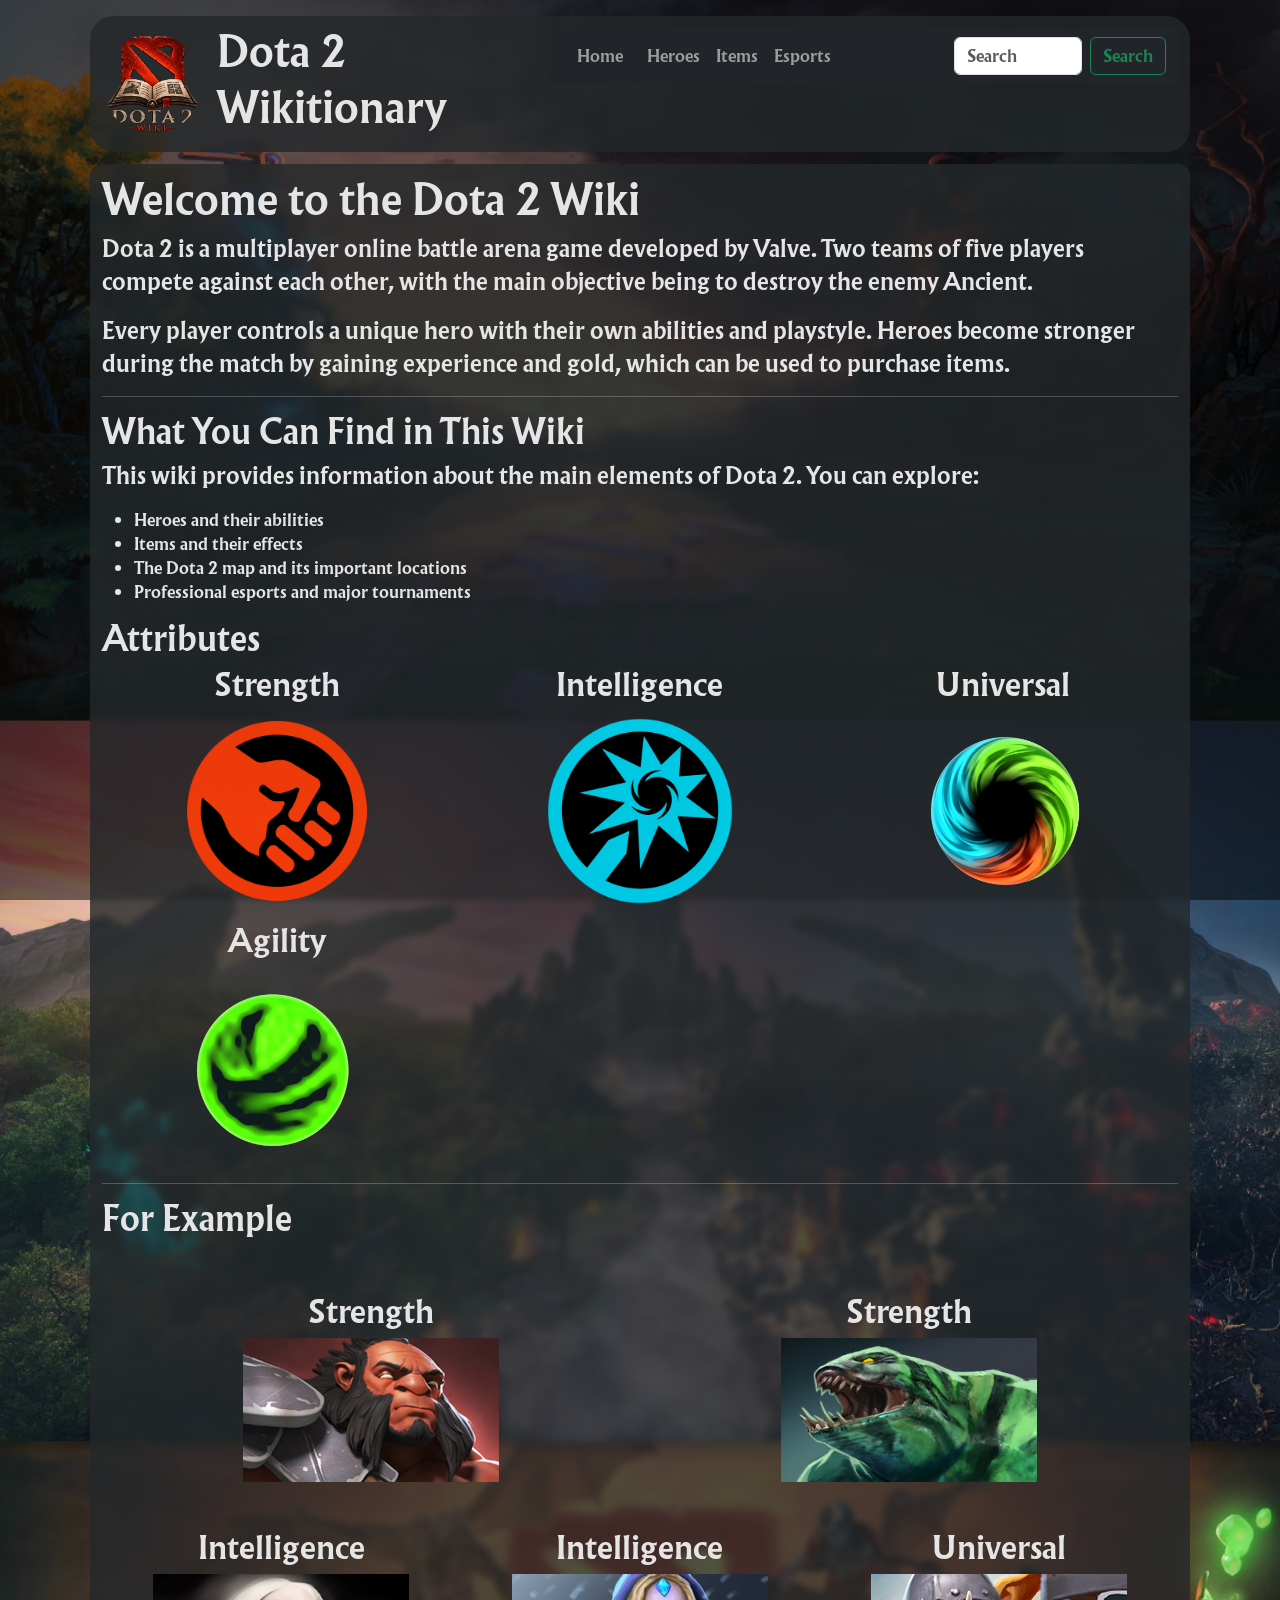
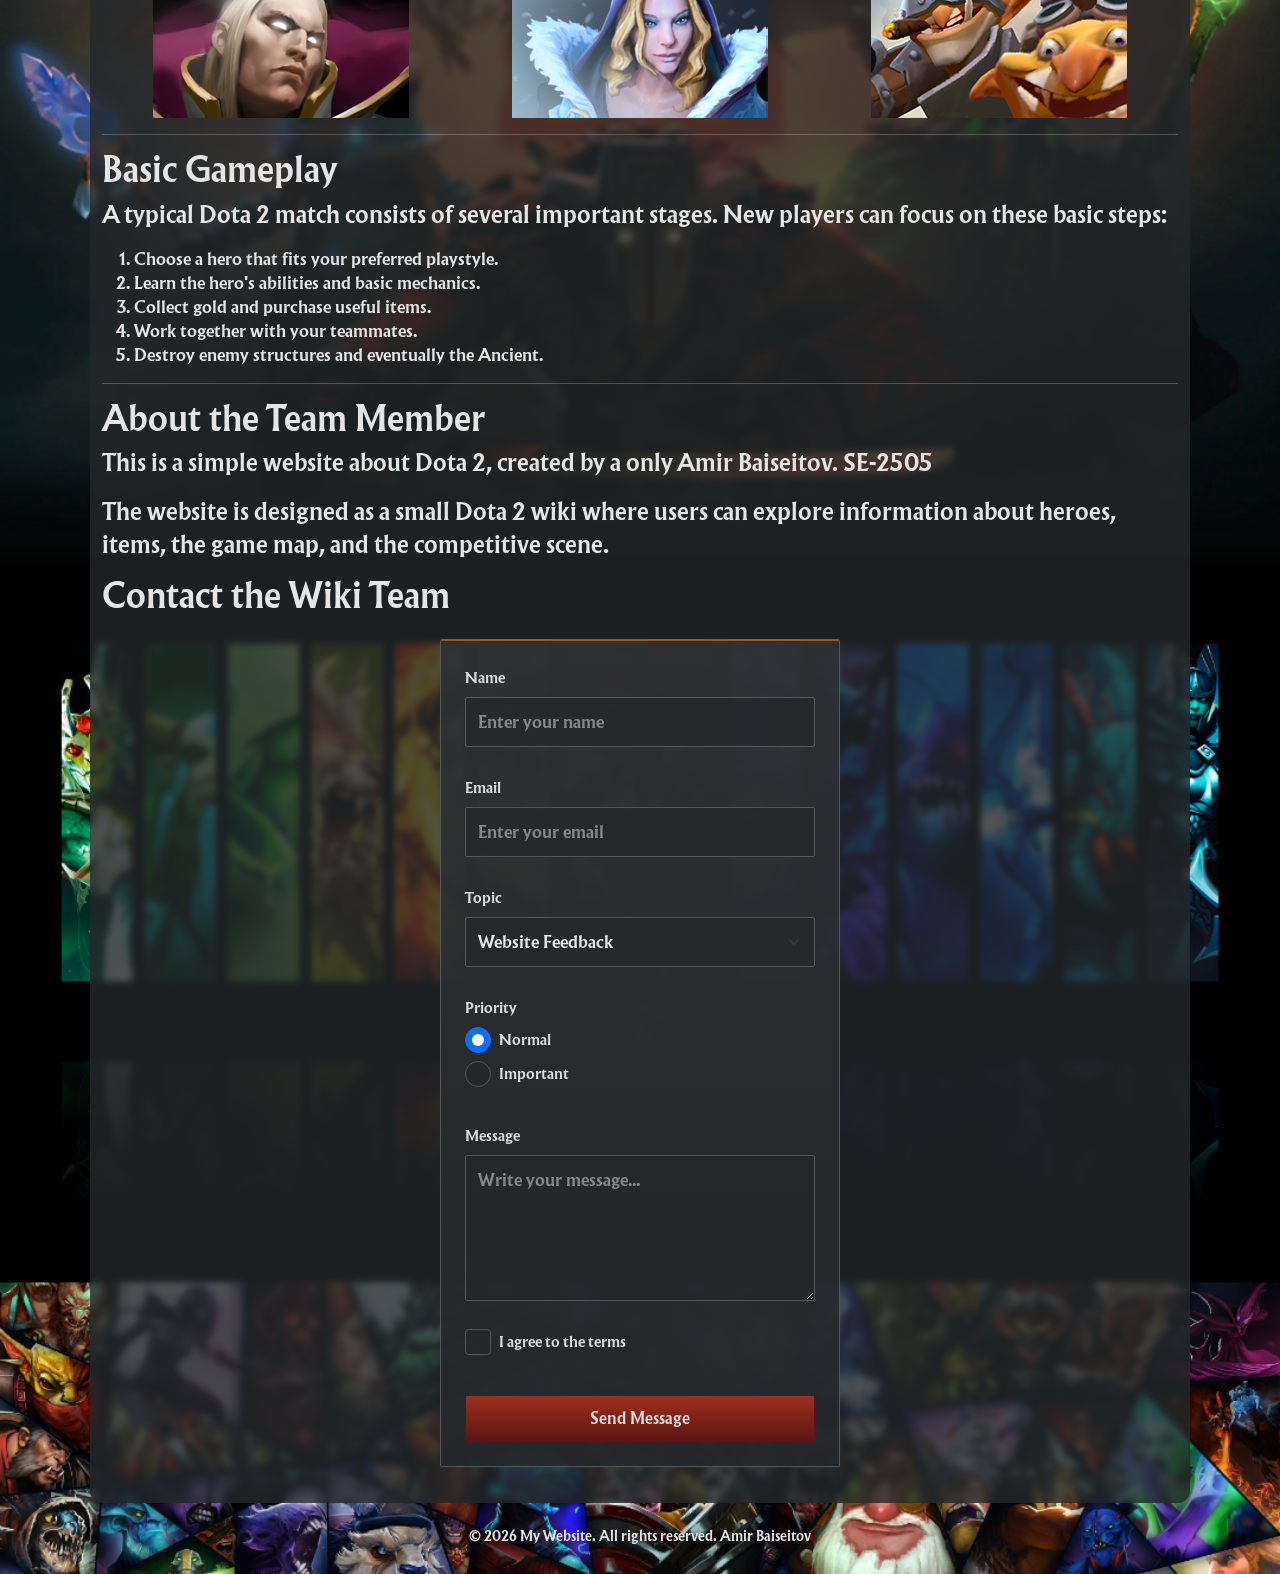
<file: index.html>
<!DOCTYPE html>
<html>
<head>
    <!-- Created by Amir Baiseitov SE-2505 AITU Student, @Chilly_25 - Official Developer , Software Engineer and Designer of the website, https://github.com/ChillyEz -->
     <!-- Also Tiktoker, Liker, YouTuber, Bloger, Future Influencer and Actor in movies :) -->
    <title>My Website</title>
    <meta charset="UTF-8">
    <meta name="viewport" content="width=device-width, initial-scale=1.0">
    <link href="https://cdn.jsdelivr.net/npm/bootstrap@5.3.8/dist/css/bootstrap.min.css" rel="stylesheet" integrity="sha384-sRIl4kxILFvY47J16cr9ZwB07vP4J8+LH7qKQnuqkuIAvNWLzeN8tE5YBujZqJLB" crossorigin="anonymous">
    <link rel="stylesheet" href="styles.css">
    <link rel="icon" href="images/icon.png">
    <script src="script.js"  type="module" defer></script>
</head>
<body>
    <div class="page-shell">
    <header>
            <div class="site-brand">
                <a href="index.html">
                    <img src="images/icon.png" alt="Logo" class="logo">
                </a>
                <div id="site-name">
                    <h1>Dota 2</h1>
                    <h1> Wikitionary</h1>
                </div>
            </div>
            <nav class="navbar navbar-expand-lg bg-dark navbar-dark bootstrap-navbar ">
            <div class="container">
                

            <button 
                class="navbar-toggler ms-auto" 
                type="button" 
                data-bs-toggle="collapse" 
                data-bs-target="#navbarContent"
                aria-controls="navbarContent"
                aria-expanded="false"
                aria-label="Toggle navigation">

                <span class="navbar-toggler-icon"></span>
            </button>

                <div class="collapse navbar-collapse justify-content-end" id="navbarContent">
                <ul class="navbar-nav mb-lg-0 w-100 align-items-end">

                    <li class="nav-item">
                        <a class="nav-link px-3 py-2 d-flex align-items-center justify-content-center" href="index.html">Home</a>
                    </li>

                    <li class="nav-item">
                        <a class="nav-link px-2 py-2 d-flex align-items-center justify-content-center" href="heroes.html">Heroes</a>
                    </li>

                    <li class="nav-item">
                        <a class="nav-link px-2 py-2 d-flex align-items-center justify-content-center" href="items.html">Items</a>
                    </li>

                    <li class="nav-item">
                        <a class="nav-link px-2 py-2 d-flex align-items-center justify-content-center" href="esports.html">Esports</a>
                    </li>
                </ul>
                <form class="d-flex justify-content-end" id="search-form" role="search">
                    <input
                        class="form-control me-2"
                        id="search-input"
                        type="search"
                        placeholder="Search"
                        aria-label="Search"
                    />
                    <button class="btn btn-outline-success" type="submit">Search</button>
                </form>
                </div>
            </div>
        </nav>
    </header>
    <div class="overlay"></div>

        <main>
            <h1>Welcome to the Dota 2 Wiki</h1>
            <p>
                Dota 2 is a multiplayer online battle arena game developed by Valve.
                Two teams of five players compete against each other, with the main
                objective being to destroy the enemy Ancient.
            </p>
            <p>
                Every player controls a unique hero with their own abilities and
                playstyle. Heroes become stronger during the match by gaining
                experience and gold, which can be used to purchase items.
            </p>

            <hr>

            <h2>What You Can Find in This Wiki</h2>
            
            <p>
                This wiki provides information about the main elements of Dota 2.
                You can explore:
            </p>

            <ul>
                <li>Heroes and their abilities</li>
                <li>Items and their effects</li>
                <li>The Dota 2 map and its important locations</li>
                <li>Professional esports and major tournaments</li>
            </ul>
            <h2>Attributes</h2>
            <div class="Attributes-grid">
            <article class="Attributes-card">
                <h3>Strength</h3>
                <img src="heroes/web-ui/strength1.png">
            </article>
            <article class="Attributes-card">
                <h3>Intelligence</h3>
                <img src="heroes/web-ui/intelligence1.png">
            </article>
            <article class="Attributes-card">
                <h3>Universal</h3>
                <img src="heroes/web-ui/universal1.png">
            </article>
            <article class="Attributes-card">
                <h3>Agility</h3>
                <img src="heroes/web-ui/agility1.png">
            </article>
            </div>
            <hr>
            <h2>For Example</h2>
            <div class="bootstrap-grid container">
                <div class="row">
            <article class="Attributes-bootstrap col-lg-6 col-md-4 col-sm-12 mt-3 mt-lg-5 px-2 px-sm-1" >
                <h3>Strength</h3>
                <img class="img-fluid" src="heroes/icons/axe.jpg">
                </article>  
                <article class="Attributes-bootstrap col-lg-6 col-md-4 col-sm-12 mt-3 mt-lg-5 px-2 px-sm-1">
                <h3>Strength</h3>    
                <img class="img-fluid" src="heroes/icons/tidehunter.jpg">        
            </article>
            <article class="Attributes-bootstrap col-lg-4 col-md-4 col-sm-12 mt-3 mt-lg-5 px-2 px-sm-1">
                <h3>Intelligence</h3>
                <img class="img-fluid" src="heroes/icons/invoker.jpg">
            </article>
            <article class="Attributes-bootstrap col-lg-4 col-md-6 col-sm-12 mt-3 mt-lg-5 px-2 px-sm-1">
                <h3>Intelligence</h3>
                <img class="img-fluid" src="heroes/icons/crystal_maiden.jpg">
            </article>
            <article class="Attributes-bootstrap col-lg-4 col-md-6 col-sm-12 mt-3 mt-lg-5 px-2 px-sm-1">
                <h3>Universal</h3>
                <img  class="img-fluid" src="heroes/icons/techies.jpg">
            </article>
                </div>
            </div>
            <hr>
            <h2 class="mt-2">Basic Gameplay</h2>

            <p>
                A typical Dota 2 match consists of several important stages. New
                players can focus on these basic steps:
            </p>
            
            <ol>
                <li>Choose a hero that fits your preferred playstyle.</li>
                <li>Learn the hero's abilities and basic mechanics.</li>
                <li>Collect gold and purchase useful items.</li>
                <li>Work together with your teammates.</li>
                <li>Destroy enemy structures and eventually the Ancient.</li>
            </ol>

            <hr>

            <h2 id="about-us">About the Team Member</h2>
            <p>This is a simple website about Dota 2, created by a only Amir Baiseitov. SE-2505</p>
            <p>
                The website is designed as a small Dota 2 wiki where users can
                explore information about heroes, items, the game map, and the
                competitive scene.
            </p>

            <h2>Contact the Wiki Team</h2>

            <form class="contact-form" id="contact-form">

                <div class="mb-3">
                    <label for="name" class="form-label">Name</label>
                    <input
                        type="text"
                        id="name"
                        name="name"
                        class="form-control"
                        placeholder="Enter your name">
                </div>

                <div class="mb-3">
                    <label for="email" class="form-label">Email</label>
                    <input
                        type="email"
                        id="email"
                        name="email"
                        class="form-control"
                        placeholder="Enter your email">
                </div>

                <div class="mb-3">
                    <label for="topic" class="form-label">Topic</label>
                    <select
                        id="topic"
                        name="topic"
                            class="form-select">

                        <option value="feedback">Website Feedback</option>
                        <option value="heroes">Hero Information</option>
                        <option value="items">Item Information</option>
                        <option value="map">Map Information</option>
                        <option value="other">Other</option>
                    </select>
                </div>

                <div class="mb-3">
                    <label class="form-label">Priority</label>

                    <div class="form-check">
                        <input
                            class="form-check-input"
                            type="radio"
                            name="priority"
                            id="priority-normal"
                            value="normal"
                            checked>

                        <label class="form-check-label" for="priority-normal">
                            Normal
                        </label>
                    </div>

                    <div class="form-check">
                    <input
                            class="form-check-input"
                            type="radio"
                            name="priority"
                            id="priority-important"
                            value="important">

                        <label class="form-check-label" for="priority-important">
                            Important
                        </label>
                    </div>
                </div>

                <div class="mb-3">
                    <label for="message" class="form-label">Message</label>
                    <textarea
                        id="message"
                        name="message"
                        class="form-control"
                        placeholder="Write your message..."
                        rows="5"></textarea>
                </div>

                <div class="form-check mb-3">
                    <input
                        class="form-check-input"
                        type="checkbox"
                        id="agreement">

                    <label class="form-check-label" for="agreement">
                        I agree to the terms
                    </label>
                </div>

                <button
                    type="submit"
                    class="btn btn-primary">
                    Send Message
                </button>

            </form>


        </main>


    <footer>
        <p>&copy; 2026 My Website. All rights reserved. Amir Baiseitov</p>
    </footer>
    </div>  
<script src="https://cdn.jsdelivr.net/npm/bootstrap@5.3.8/dist/js/bootstrap.bundle.min.js"></script>
</body>
</html>
</file>
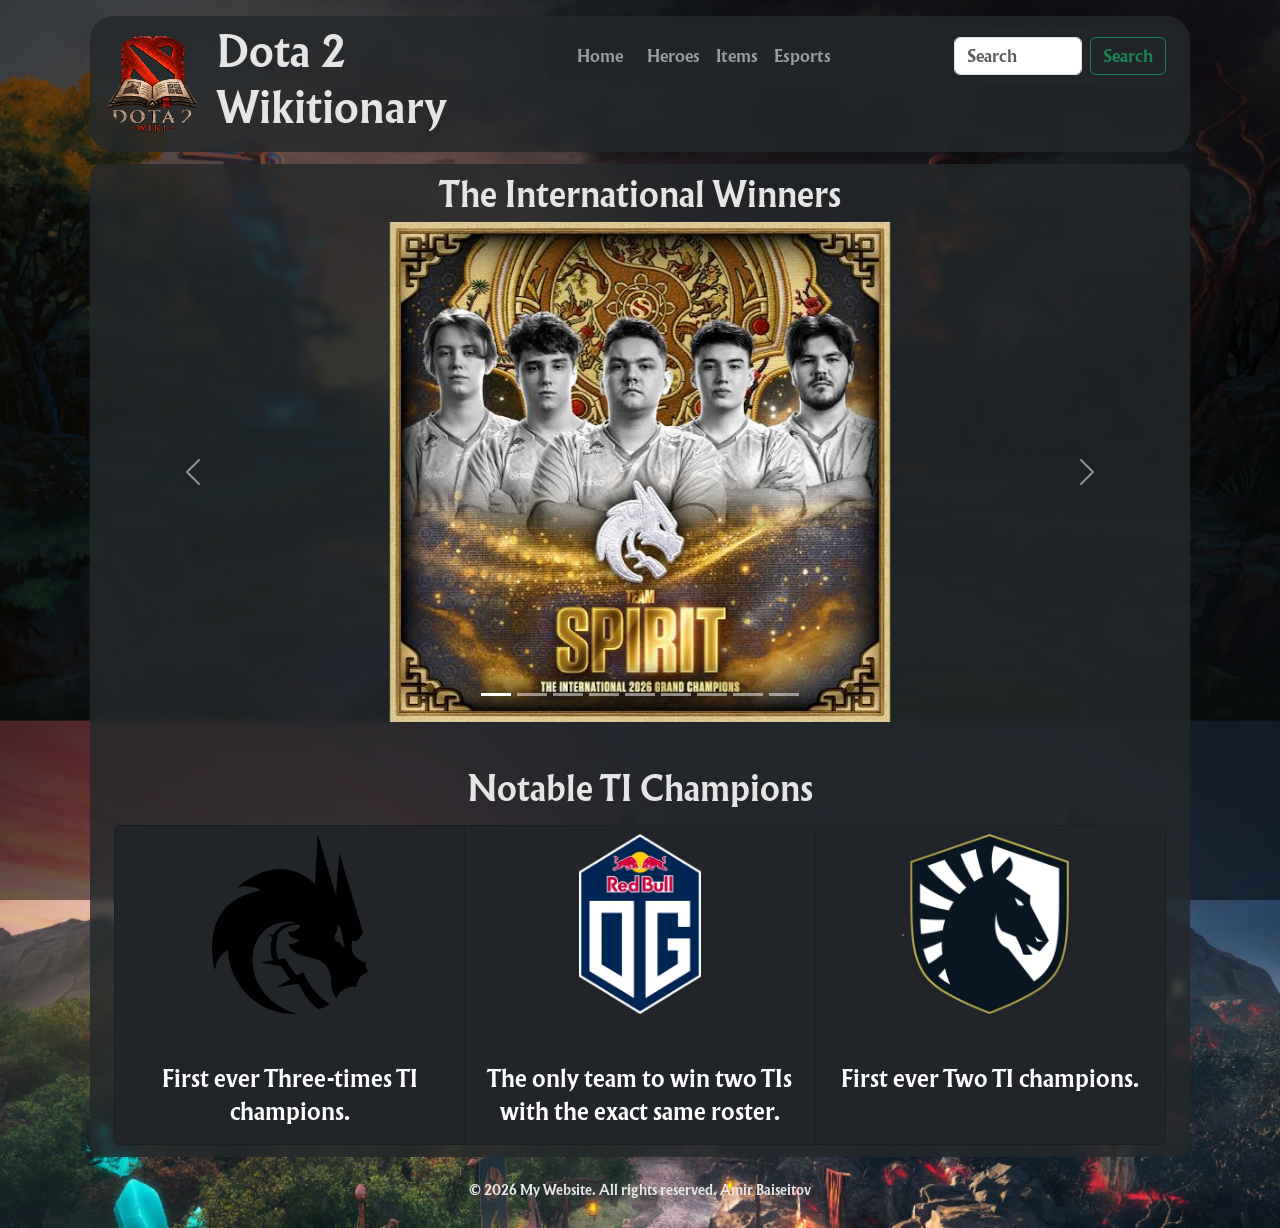
<file: esports.html>
<!DOCTYPE html>
<html>
<head>
    <!-- Created by Amir Baiseitov SE-2505 AITU Student, @Chilly_25 - Official Developer , Software Engineer and Designer of the website, https://github.com/ChillyEz -->
    <title>Esports</title>
    <meta charset="UTF-8">
    <meta name="viewport" content="width=device-width, initial-scale=1.0">
    <link href="https://cdn.jsdelivr.net/npm/bootstrap@5.3.8/dist/css/bootstrap.min.css" rel="stylesheet" integrity="sha384-sRIl4kxILFvY47J16cr9ZwB07vP4J8+LH7qKQnuqkuIAvNWLzeN8tE5YBujZqJLB" crossorigin="anonymous">
    <link rel="stylesheet" href="styles.css">
    <link rel="icon" href="images/icon.png">
    <script src="script.js"  type="module" defer></script>
</head>
<body>
    <div class="page-shell">
<header>
            <div class="site-brand">
                <a href="index.html">
                    <img src="images/icon.png" alt="Logo" class="logo">
                </a>
                <div id="site-name">
                    <h1>Dota 2</h1>
                    <h1> Wikitionary</h1>
                </div>
            </div>
            <nav class="navbar navbar-expand-lg bg-dark navbar-dark bootstrap-navbar ">
            <div class="container">
                

            <button 
                class="navbar-toggler ms-auto" 
                type="button" 
                data-bs-toggle="collapse" 
                data-bs-target="#navbarContent"
                aria-controls="navbarContent"
                aria-expanded="false"
                aria-label="Toggle navigation">

                <span class="navbar-toggler-icon"></span>
            </button>

                <div class="collapse navbar-collapse justify-content-end" id="navbarContent">
                <ul class="navbar-nav mb-lg-0 w-100 align-items-end">

                    <li class="nav-item">
                        <a class="nav-link px-3 py-2 d-flex align-items-center justify-content-center" href="index.html">Home</a>
                    </li>

                    <li class="nav-item">
                        <a class="nav-link px-2 py-2 d-flex align-items-center justify-content-center" href="heroes.html">Heroes</a>
                    </li>

                    <li class="nav-item">
                        <a class="nav-link px-2 py-2 d-flex align-items-center justify-content-center" href="items.html">Items</a>
                    </li>

                    <li class="nav-item">
                        <a class="nav-link px-2 py-2 d-flex align-items-center justify-content-center" href="esports.html">Esports</a>
                    </li>
                </ul>
                <form class="d-flex justify-content-end" id="search-form" role="search">
                    <input
                        class="form-control me-2"
                        id="search-input"
                        type="search"
                        placeholder="Search"
                        aria-label="Search"
                    />
                    <button class="btn btn-outline-success" type="submit">Search</button>
                </form>
                </div>
            </div>
        </nav>
    </header>

<div class="overlay"></div>
    <main>
        <h2 class="text-center">The International Winners</h2>
        <div class="container">
        <div id="tiCarousel" class="carousel slide">
            
            <div class="carousel-indicators">
                <button type="button"
                    data-bs-target="#tiCarousel"
                    data-bs-slide-to="0"
                    class="active"
                    aria-current="true"
                    aria-label="Slide 1"></button>

                <button type="button"
                    data-bs-target="#tiCarousel"
                    data-bs-slide-to="1"
                    aria-label="Slide 2"></button>

                <button type="button"
                    data-bs-target="#tiCarousel"
                    data-bs-slide-to="2"
                    aria-label="Slide 3"></button>

                <button type="button"
                    data-bs-target="#tiCarousel"
                    data-bs-slide-to="3"
                    aria-label="Slide 4"></button>
                
                <button type="button"
                    data-bs-target="#tiCarousel"
                    data-bs-slide-to="4"
                    aria-label="Slide 5"></button>

                <button type="button"
                    data-bs-target="#tiCarousel"
                    data-bs-slide-to="5"
                    aria-label="Slide 6"></button>

                <button type="button"
                    data-bs-target="#tiCarousel"
                    data-bs-slide-to="6"
                    aria-label="Slide 7"></button>
                

                <button type="button"
                    data-bs-target="#tiCarousel"
                    data-bs-slide-to="7"
                    aria-label="Slide 8"></button>
                    
                <button type="button"
                    data-bs-target="#tiCarousel"
                    data-bs-slide-to="8"
                    aria-label="Slide 9"></button>
            </div>
            <div class="carousel-inner">
                <div class="carousel-item active">
                    <img src="images/Esports/TI2026.jpg" class="d-block w-100" alt="TI-Winner-2026">
                </div>
                <div class="carousel-item">
                    <img src="images/Esports/TI2025.jpg" class="d-block w-100" alt="TI-Winner-2025">
                </div>
                <div class="carousel-item">
                    <img src="images/Esports/TI2024.jpg" class="d-block w-100" alt="TI-Winner-2024">
                </div>
                <div class="carousel-item">
                    <img src="images/Esports/TI2023.jpg" class="d-block w-100" alt="TI-Winner-2023">
                </div>
                <div class="carousel-item">
                    <img src="images/Esports/TI2022.jpg" class="d-block w-100" alt="TI-Winner-2022">
                </div>
                <div class="carousel-item">
                    <img src="images/Esports/TI2021.jpg" class="d-block w-100" alt="TI-Winner-2021">
                </div>
                <div class="carousel-item">
                    <img src="images/Esports/TI2019.jpg" class="d-block w-100" alt="TI-Winner-2019">
                </div>
                <div class="carousel-item">
                    <img src="images/Esports/TI2018.jpg" class="d-block w-100" alt="TI-Winner-2018">
                </div>
                <div class="carousel-item">
                    <img src="images/Esports/TI2017.jpg" class="d-block w-100" alt="TI-Winner-2017">
                </div>
            </div>

            <button class="carousel-control-prev"
                    type="button"
                    data-bs-target="#tiCarousel"
                    data-bs-slide="prev">
                <span class="carousel-control-prev-icon"></span>
                <span class="visually-hidden">Previuos</span>
            </button>

            <button class="carousel-control-next"
                    type="button"
                    data-bs-target="#tiCarousel"
                    data-bs-slide="next">
                <span class="carousel-control-next-icon"></span>
                <span class="visually-hidden">Next</span>
            </button>
        </div>
        </div>

        <h2 class="text-center  mt-5 mb-3">Notable TI Champions</h2>
            <div class="container card-group">
                <div class="card bg-dark">
                    <img class="card-img-top mt-2" src="images/Esports/Team-Spirit-logo.webp" alt="Team Spirit">
                    <div class="card-body">

                        <h5 class="card-title">Team Spirit</h5>
                        <p class="card-text text-white text-center">
                            First ever Three-times TI champions.
                        </p>
                    </div>
                </div>

                <div class="card bg-dark">
                    <img class="card-img-top mt-2" src="images/Esports/Team-OG-logo.webp" alt="Team OG">
                    <div class="card-body">

                        <h5 class="card-title">Team OG</h5>
                        <p class="card-text text-white text-center">
                            The only team to win two TIs with the exact same roster.
                        </p>
                    </div>
                </div>
                <div class="card bg-dark">
                    <img class="card-img-top mt-2" src="images/Esports/Team-Liquid-logo.webp" alt="Team Liquid">
                    <div class="card-body">

                        <h5 class="card-title">Team Liquid</h5>
                        <p class="card-text text-white text-center">
                            First ever Two TI champions.
                        </p>
                    </div>
                </div>
            </div>



    </main>
<footer>
    <p>&copy; 2026 My Website. All rights reserved. Amir Baiseitov</p>
</footer>
</div>
<script src="https://cdn.jsdelivr.net/npm/bootstrap@5.3.8/dist/js/bootstrap.bundle.min.js"></script>
</body>


</html>
</file>
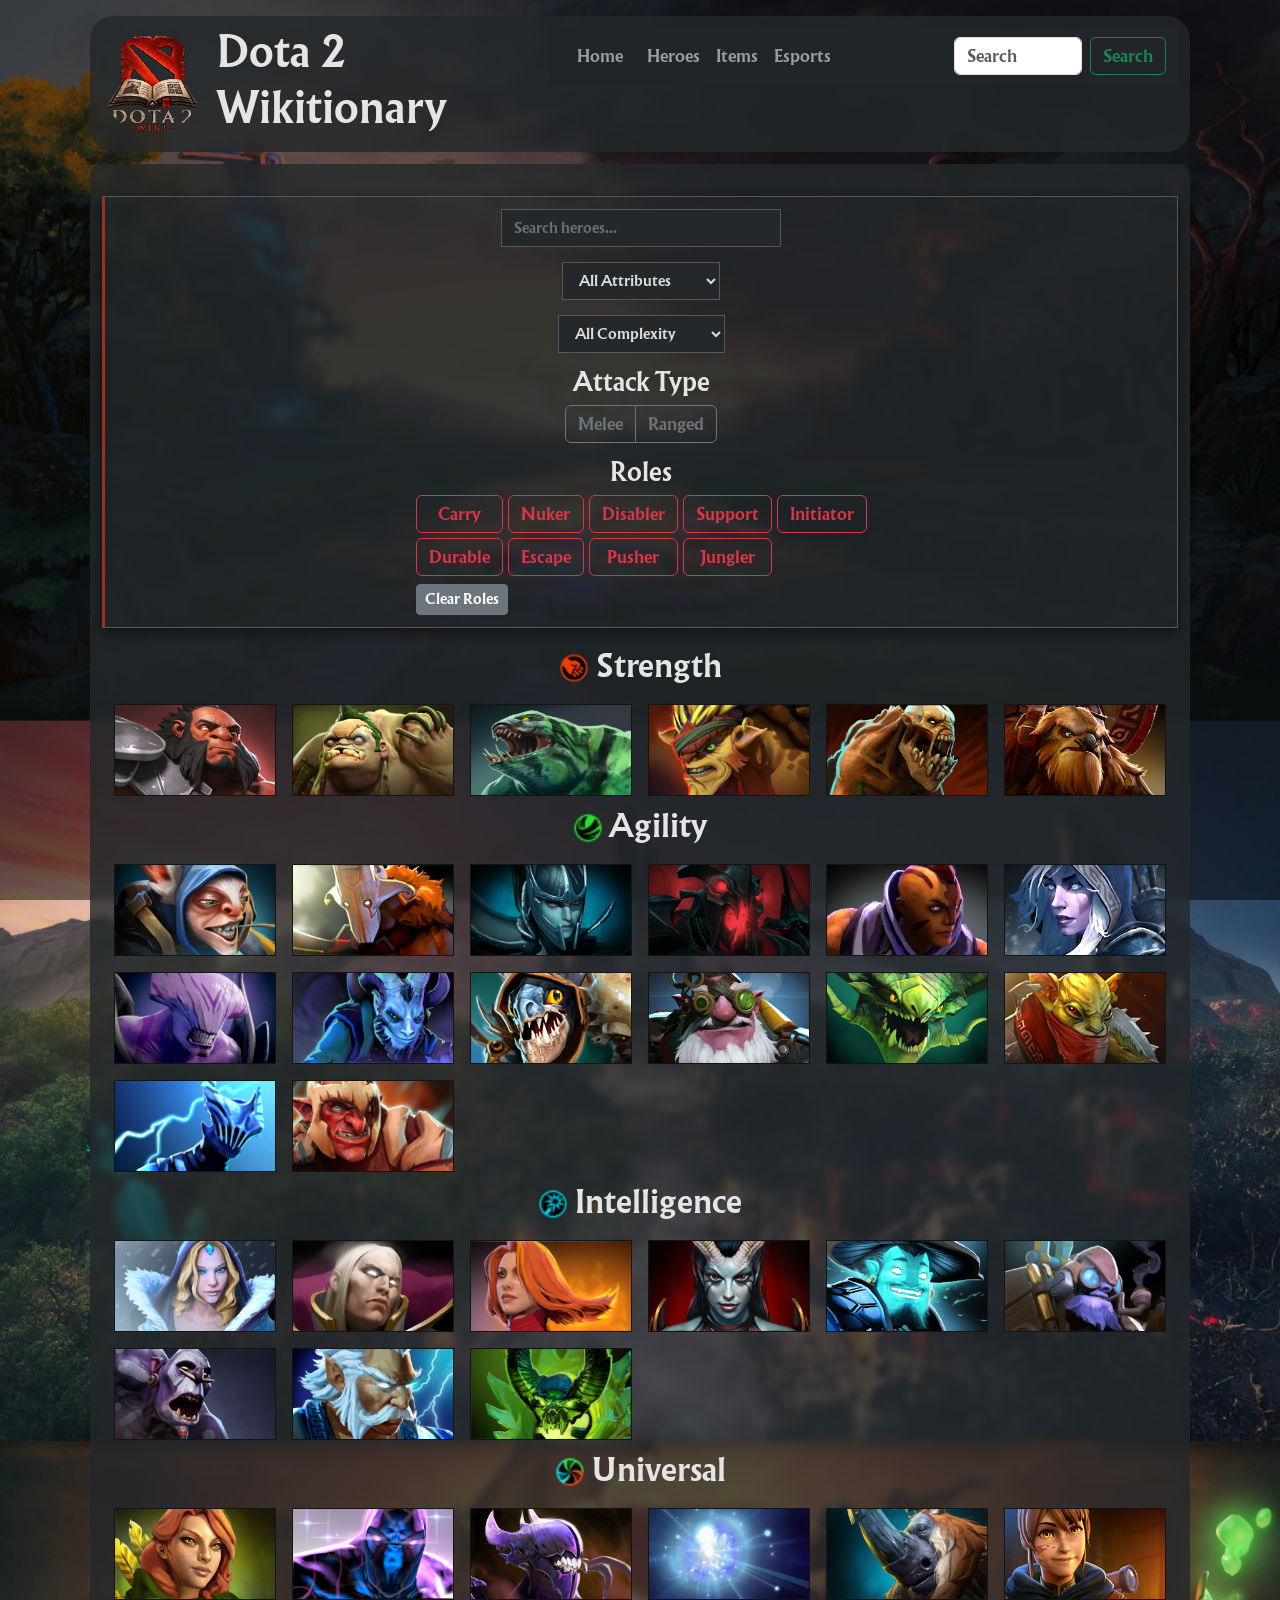
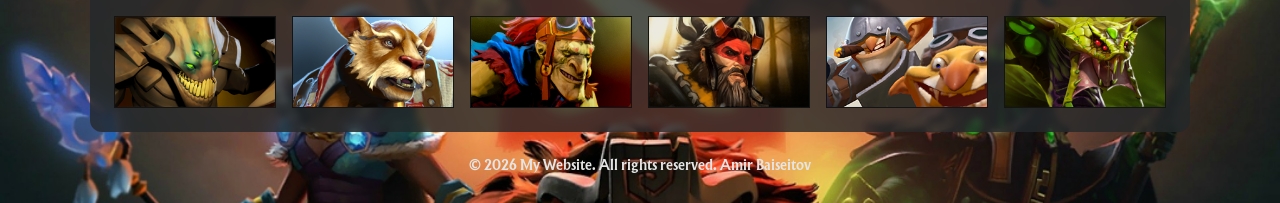
<file: heroes.html>
<!DOCTYPE html>
<html>
<head>
    <!-- Created by Amir Baiseitov SE-2505 AITU Student, @Chilly_25 - Official Developer , Software Engineer and Designer of the website, https://github.com/ChillyEz -->
    <title>Heroes</title>
    <meta charset="UTF-8">
    <meta name="viewport" content="width=device-width, initial-scale=1.0">
    <link href="https://cdn.jsdelivr.net/npm/bootstrap@5.3.8/dist/css/bootstrap.min.css" rel="stylesheet" integrity="sha384-sRIl4kxILFvY47J16cr9ZwB07vP4J8+LH7qKQnuqkuIAvNWLzeN8tE5YBujZqJLB" crossorigin="anonymous">
    <link rel="stylesheet" href="styles.css">
    <link rel="icon" href="images/icon.png">
    <script src="script.js"  type="module" defer></script>
</head>
<body>
    <div class="page-shell">
<header>
            <div class="site-brand">
                <a href="index.html">
                    <img src="images/icon.png" alt="Logo" class="logo">
                </a>
                <div id="site-name">
                    <h1>Dota 2</h1>
                    <h1> Wikitionary</h1>
                </div>
            </div>
            <nav class="navbar navbar-expand-lg bg-dark navbar-dark bootstrap-navbar ">
            <div class="container">
                

            <button 
                class="navbar-toggler ms-auto" 
                type="button" 
                data-bs-toggle="collapse" 
                data-bs-target="#navbarContent"
                aria-controls="navbarContent"
                aria-expanded="false"
                aria-label="Toggle navigation">

                <span class="navbar-toggler-icon"></span>
            </button>

                <div class="collapse navbar-collapse justify-content-end" id="navbarContent">
                <ul class="navbar-nav mb-lg-0 w-100 align-items-end">

                    <li class="nav-item">
                        <a class="nav-link px-3 py-2 d-flex align-items-center justify-content-center" href="index.html">Home</a>
                    </li>

                    <li class="nav-item">
                        <a class="nav-link px-2 py-2 d-flex align-items-center justify-content-center" href="heroes.html">Heroes</a>
                    </li>

                    <li class="nav-item">
                        <a class="nav-link px-2 py-2 d-flex align-items-center justify-content-center" href="items.html">Items</a>
                    </li>

                    <li class="nav-item">
                        <a class="nav-link px-2 py-2 d-flex align-items-center justify-content-center" href="esports.html">Esports</a>
                    </li>
                </ul>
                <form class="d-flex justify-content-end" id="search-form" role="search">
                    <input
                        class="form-control me-2"
                        id="search-input"
                        type="search"
                        placeholder="Search"
                        aria-label="Search"
                    />
                    <button class="btn btn-outline-success" type="submit">Search</button>
                </form>
                </div>
            </div>
        </nav>
    </header>

<div class="overlay"></div>

    <main>
        <div class="hero-filters">
    <label for="hero-search" class="visually-hidden">
        Search heroes
    </label>
    <input
        type="text"
        id="hero-search"
        placeholder="Search heroes...">
    <label for="attribute-filter" class="visually-hidden">
        Filter by attribute
    </label>
    <select id="attribute-filter">
        <option value="All">All Attributes</option>
        <option value="Strength">Strength</option>
        <option value="Agility">Agility</option>
        <option value="Intelligence">Intelligence</option>
        <option value="Universal">Universal</option>
    </select>
    <label for="complexity-filter" class="visually-hidden">
        Filter by complexity
    </label>
    <select id="complexity-filter">
        <option value="All">All Complexity</option>
        <option value="1">1</option>
        <option value="2">2</option>
        <option value="3">3</option>
    </select>


    <div class="filter-button-section">
    <h4 class="text-center">Attack Type</h4>

        <div class="btn-group" role="group" aria-label="Attack type">

            <input
                type="checkbox"
                class="btn-check attack-type-check"
                id="attack-melee"
                value="Melee"
                autocomplete="off">

            <label class="btn btn-outline-secondary" for="attack-melee">
                Melee
            </label>


            <input
                type="checkbox"
                class="btn-check attack-type-check"
                id="attack-ranged"
                value="Ranged"
                autocomplete="off">

            <label class="btn btn-outline-secondary" for="attack-ranged">
                Ranged
            </label>

        </div>
    </div>

    <div class="filter-button-section">
    <h4 class="text-center">Roles</h4>

    <div class="roles-buttons">

        <input type="checkbox" class="btn-check role-check"
               id="role-carry" value="Carry" autocomplete="off">
        <label class="btn btn-outline-danger" for="role-carry">
            Carry
        </label>

        <input type="checkbox" class="btn-check role-check"
               id="role-nuker" value="Nuker" autocomplete="off">
        <label class="btn btn-outline-danger" for="role-nuker">
            Nuker
        </label>

        <input type="checkbox" class="btn-check role-check"
               id="role-disabler" value="Disabler" autocomplete="off">
        <label class="btn btn-outline-danger" for="role-disabler">
            Disabler
        </label>

        <input type="checkbox" class="btn-check role-check"
               id="role-support" value="Support" autocomplete="off">
        <label class="btn btn-outline-danger" for="role-support">
            Support
        </label>

        <input type="checkbox" class="btn-check role-check"
               id="role-initiator" value="Initiator" autocomplete="off">
        <label class="btn btn-outline-danger" for="role-initiator">
            Initiator
        </label>

        <input type="checkbox" class="btn-check role-check"
               id="role-durable" value="Durable" autocomplete="off">
        <label class="btn btn-outline-danger" for="role-durable">
            Durable
        </label>

        <input type="checkbox" class="btn-check role-check"
               id="role-escape" value="Escape" autocomplete="off">
        <label class="btn btn-outline-danger" for="role-escape">
            Escape
        </label>

        <input type="checkbox" class="btn-check role-check"
               id="role-pusher" value="Pusher" autocomplete="off">
        <label class="btn btn-outline-danger" for="role-pusher">
            Pusher
        </label>

        <input type="checkbox" class="btn-check role-check"
               id="role-jungler" value="Jungler" autocomplete="off">
        <label class="btn btn-outline-danger" for="role-jungler">
            Jungler
        </label>

    </div>

        <button
            type="button"
            id="clear-roles"
            class="btn btn-sm btn-secondary mt-2">
            Clear Roles
        </button>
    </div>

</div>
        <div id="hero-sections"></div>
    </main>
<footer>
    <p>&copy; 2026 My Website. All rights reserved. Amir Baiseitov</p>
</footer>
</div>
<script src="https://cdn.jsdelivr.net/npm/bootstrap@5.3.8/dist/js/bootstrap.bundle.min.js"></script>
</body>


</html>
</file>
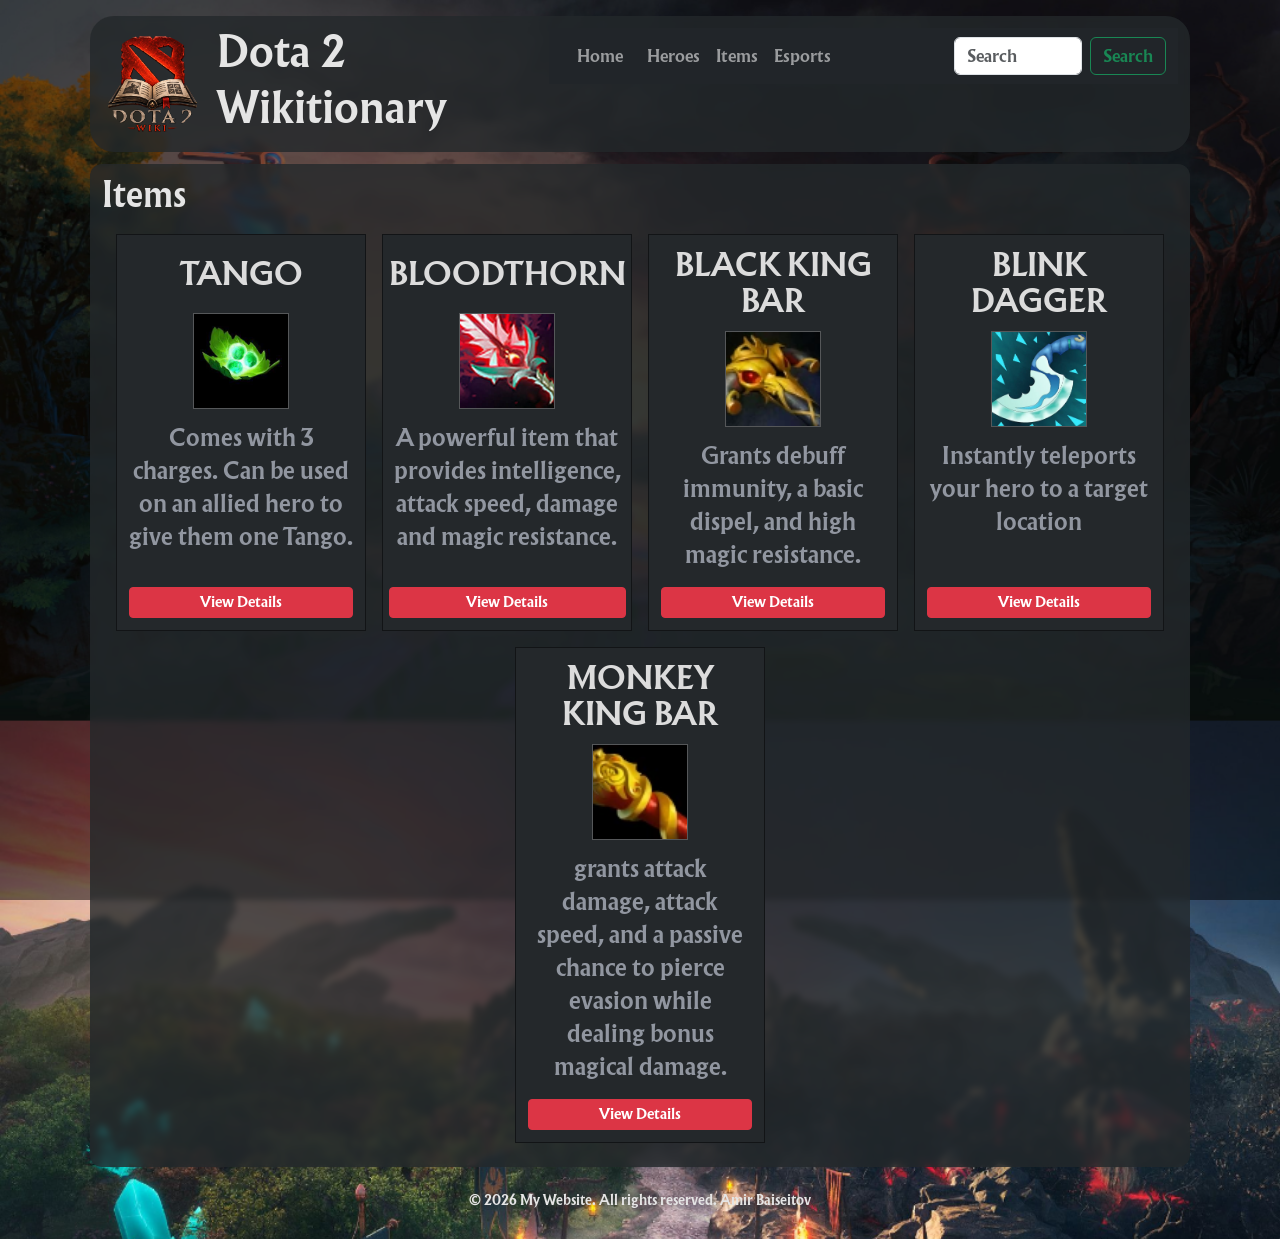
<file: items.html>
<!DOCTYPE html>
<html>
<head>
    <!-- Created by Amir Baiseitov SE-2505 AITU Student, @Chilly_25 - Official Developer , Software Engineer and Designer of the website, https://github.com/ChillyEz -->
    <title>Items</title>
    <meta charset="UTF-8">
    <meta name="viewport" content="width=device-width, initial-scale=1.0">
    <link href="https://cdn.jsdelivr.net/npm/bootstrap@5.3.8/dist/css/bootstrap.min.css" rel="stylesheet" integrity="sha384-sRIl4kxILFvY47J16cr9ZwB07vP4J8+LH7qKQnuqkuIAvNWLzeN8tE5YBujZqJLB" crossorigin="anonymous">
    <link rel="stylesheet" href="styles.css">
    <link rel="icon" href="images/icon.png">
    <script src="script.js"  type="module" defer></script>
</head>
<body>
    <div class="page-shell">
<header>
            <div class="site-brand">
                <a href="index.html">
                    <img src="images/icon.png" alt="Logo" class="logo">
                </a>
                <div id="site-name">
                    <h1>Dota 2</h1>
                    <h1> Wikitionary</h1>
                </div>
            </div>
            <nav class="navbar navbar-expand-lg bg-dark navbar-dark bootstrap-navbar ">
            <div class="container">
                

            <button 
                class="navbar-toggler ms-auto" 
                type="button" 
                data-bs-toggle="collapse" 
                data-bs-target="#navbarContent"
                aria-controls="navbarContent"
                aria-expanded="false"
                aria-label="Toggle navigation">

                <span class="navbar-toggler-icon"></span>
            </button>

                <div class="collapse navbar-collapse justify-content-end" id="navbarContent">
                <ul class="navbar-nav mb-lg-0 w-100 align-items-end">

                    <li class="nav-item">
                        <a class="nav-link px-3 py-2 d-flex align-items-center justify-content-center" href="index.html">Home</a>
                    </li>

                    <li class="nav-item">
                        <a class="nav-link px-2 py-2 d-flex align-items-center justify-content-center" href="heroes.html">Heroes</a>
                    </li>

                    <li class="nav-item">
                        <a class="nav-link px-2 py-2 d-flex align-items-center justify-content-center" href="items.html">Items</a>
                    </li>

                    <li class="nav-item">
                        <a class="nav-link px-2 py-2 d-flex align-items-center justify-content-center" href="esports.html">Esports</a>
                    </li>
                </ul>
                <form class="d-flex justify-content-end" id="search-form" role="search">
                    <input
                        class="form-control me-2"
                        id="search-input"
                        type="search"
                        placeholder="Search"
                        aria-label="Search"
                    />
                    <button class="btn btn-outline-success" type="submit">Search</button>
                </form>
                </div>
            </div>
        </nav>
    </header>

<div class="overlay"></div>

    <main>
        <h2>Items</h2>
        <div class="item-grid">
            <article class="item-card">

    <div class="item-basic">

        <h3 class="item-name">TANGO</h3>

        <div class="item-image">
            <img src="images/item-icons/tango.jpg" alt="Tango">
        </div>

        <p class="item-description">
            Comes with 3 charges. Can be used on an allied hero to give them one Tango.
        </p>

        <button class="btn btn-danger btn-sm item-button" type="button">
            View Details
        </button>

    </div>


    <div class="item-details">

        <div class="item-details-header">

            <div>
                <h3>Tango</h3>
                <span class="item-cost">
                    <img src="images/item-icons/gold.png" alt="Gold">
                    90
                </span>
            </div>

            <button class="close-item" type="button">
                ×
            </button>

        </div>


        <div class="item-stats">

        </div>


        <section class="item-ability active-ability">

            <h4>Devour</h4>
            <p>
                Consumes a target tree to gain <strong>7</strong> health regeneration for <strong>16</strong> seconds. Consuming an Ironwood Tree doubles the heal amount.
            </p>

            <p>
                Cast Range:
                <strong>165</strong>

            </p>

        </section>

        <p class="item-lore">
            Forage to survive on the battlefield.
        </p>

    </div>

</article>
            <article class="item-card">

    <div class="item-basic">

        <h3 class="item-name">BLOODTHORN</h3>

        <div class="item-image">
            <img src="images/item-icons/bloodthorn.jpg" alt="Bloodthorn">
        </div>

        <p class="item-description">
            A powerful item that provides intelligence, attack speed,
            damage and magic resistance.
        </p>

        <button class="btn btn-danger btn-sm item-button" type="button">
            View Details
        </button>

    </div>


    <div class="item-details">

        <div class="item-details-header">

            <div>
                <h3>Bloodthorn</h3>
                <span class="item-cost">
                    <img src="images/item-icons/gold.png" alt="Gold">
                    6800
                </span>
            </div>

            <button class="close-item" type="button">
                ×
            </button>

        </div>


        <div class="item-stats">
            <p>
                <span class="stat-value">+20 </span>
                <span class="stat-name">Intelligence</span>
            </p>
            <p>
                <span class="stat-value">+60 </span>
                <span class="stat-name">Attack Speed</span>
            </p>
            <p>
                <span class="stat-value">+50 </span>
                <span class="stat-name">Damage</span>
            </p>
            <p>
                <span class="stat-value">+5  </span>
                <span class="stat-name">Mana Regeneration</span>
            </p>
            <p>
                <span class="stat-value">+20 </span>
                <span class="stat-name">Magic Resistance</span>
            </p>
        </div>


        <section class="item-ability active-ability">

            <h4>
                Active: Soul Rend
            </h4>

            <p>
                Silences a target for <strong>5</strong> seconds. At the end of the silence,
                an additional <strong>30%</strong> of all damage taken during the silence
                will be dealt to the target as magical damage.
            </p>

            <p>
                All attacks on the silenced target will have True Strike
                and <strong>100%</strong> chance to critically strike for <strong>130%</strong> damage.
            </p>

            <p>
                Range: <strong>900</strong>
            </p>

        </section>


        <section class="item-ability passive-ability">

            <h4>
                Passive: Mage Slayer
            </h4>

            <p>
                Places a debuff when you attack enemies, causing them
                to do <strong>35%</strong> less spell damage for <strong>6</strong> seconds.
            </p>

        </section>

        <p class="item-lore">
            A reviled blade that bites deeper with each wriggle
            of its victim's final throes.
        </p>

    </div>

</article>

<article class="item-card">

    <div class="item-basic">

        <h3 class="item-name">
            BLACK KING BAR
        </h3>

        <div class="item-image">
            <img
                src="images/item-icons/black_king_bar.jpg"
                alt="BLACK KING BAR">
        </div>

        <p class="item-description">
            Grants debuff immunity, a basic dispel, and high magic resistance.
        </p>

        <button class="btn btn-danger btn-sm item-button" type="button">
            View Details
        </button>

    </div>


    <div class="item-details">

        <div class="item-details-header">

            <div>
                <h3>BLACK KING BAR</h3>

                <span class="item-cost">
                    <img src="images/item-icons/gold.png" alt="Gold">
                    4050
                </span>
            </div>

            <button class="close-item" type="button">
                ×
            </button>

        </div>


        <div class="item-stats">

            <p><span class="stat-value">+10 </span><span class="stat-name">Strength</span></p>

            <p><span class="stat-value">+24 </span><span class="stat-name">Attack Damage</span></p>

        </div>

        <section class="item-ability active-ability">

            <h4>Avatar</h4>
            <p>
                Applies a Basic Dispel. Grants <strong>60%</strong> Magic resistance and immunity to pure and reflected damage. For the duration of the effect, any negative effect from enemy spells has no effect.
            </p>

            <p>
                <strong>
                    Duration:
                </strong>
                9/8/7/6
            </p>
            <p>
                <strong>
                    Dispel Type:
                </strong>
                Basic Dispel
            </p>

        </section>

        <p class="item-lore">
            A powerful staff imbued with the strength of giants.
        </p>

    </div>

</article>

<article class="item-card">

    <div class="item-basic">


        <h3 class="item-name">
            BLINK DAGGER
        </h3>

        <div class="item-image">
            <img
                src="images/item-icons/blink_dagger.png"
                alt="BLINK DAGGER"
            >
        </div>

        <p class="item-description">
            Instantly teleports your hero to a target location
        </p>

        <button class="btn btn-danger btn-sm item-button" type="button">
            View Details
        </button>

    </div>


    <div class="item-details">


        <div class="item-details-header">

            <div>

                <h3>
                    BLINK DAGGER
                </h3>

                <span class="item-cost">
                    <img src="images/item-icons/gold.png" alt="Gold">
                    2250
                </span>

            </div>

            <button class="close-item" type="button">
                ×
            </button>

        </div>


        <section class="item-ability active-ability">

            <h4>
                Blink
            </h4>

            <p>
                Teleport to a target point up to <strong>1200</strong>units away.
            </p>

            <p>
                Blink Dagger cannot be used for <strong>3</strong> seconds after taking damage from an enemy hero or Roshan.
            </p>


        </section>


        <p class="item-lore">
            The fabled dagger used by the fastest assassin ever to walk the lands.
        </p>

    </div>

</article>
<article class="item-card">

    <div class="item-basic">

        <h3 class="item-name">
            MONKEY KING BAR
        </h3>


        <div class="item-image">
            <img
                src="images/item-icons/Monkey_King_Bar.jpg"
                alt="MONKEY KING BAR"
            >
        </div>
        <p class="item-description">
            grants attack damage, attack speed, and a passive chance to pierce evasion while dealing bonus magical damage.
        </p>


        <button class="btn btn-danger btn-sm item-button" type="button">
            View Details
        </button>

    </div>


    <div class="item-details">

        <div class="item-details-header">

            <div>

                <h3>
                    MONKEY KING BAR
                </h3>

                <span class="item-cost">
                    <img src="images/item-icons/gold.png" alt="Gold">
                    4700
                </span>

            </div>

            <button class="close-item" type="button">
                ×
            </button>

        </div>

        <div class="item-stats">

            <p>
                <span class="stat-value">+40 </span>
                <span class="stat-name">Attack Damage</span>
            </p>

            <p>
                <span class="stat-value">+45 </span>
                <span class="stat-name">Attack Speed</span>
            </p>

        </div>


        <section class="item-ability passive-ability">

            <h4>
                Pierce
            </h4>

            <p>
                Grants each attack a <strong>80%</strong>а chance to pierce through evasion and deal <strong>70</strong> bonus magical damage.
            </p>

        </section>

        <p class="item-lore">
            A powerful staff used by a master warrior.
        </p>

    </div>

</article>
        </div>
    </main>

<footer>

    <p>
        &copy; 2026 My Website. All rights reserved. Amir Baiseitov
    </p>

</footer>
</div>
<script src="https://cdn.jsdelivr.net/npm/bootstrap@5.3.8/dist/js/bootstrap.bundle.min.js"></script>
</body>


</html>
</file>
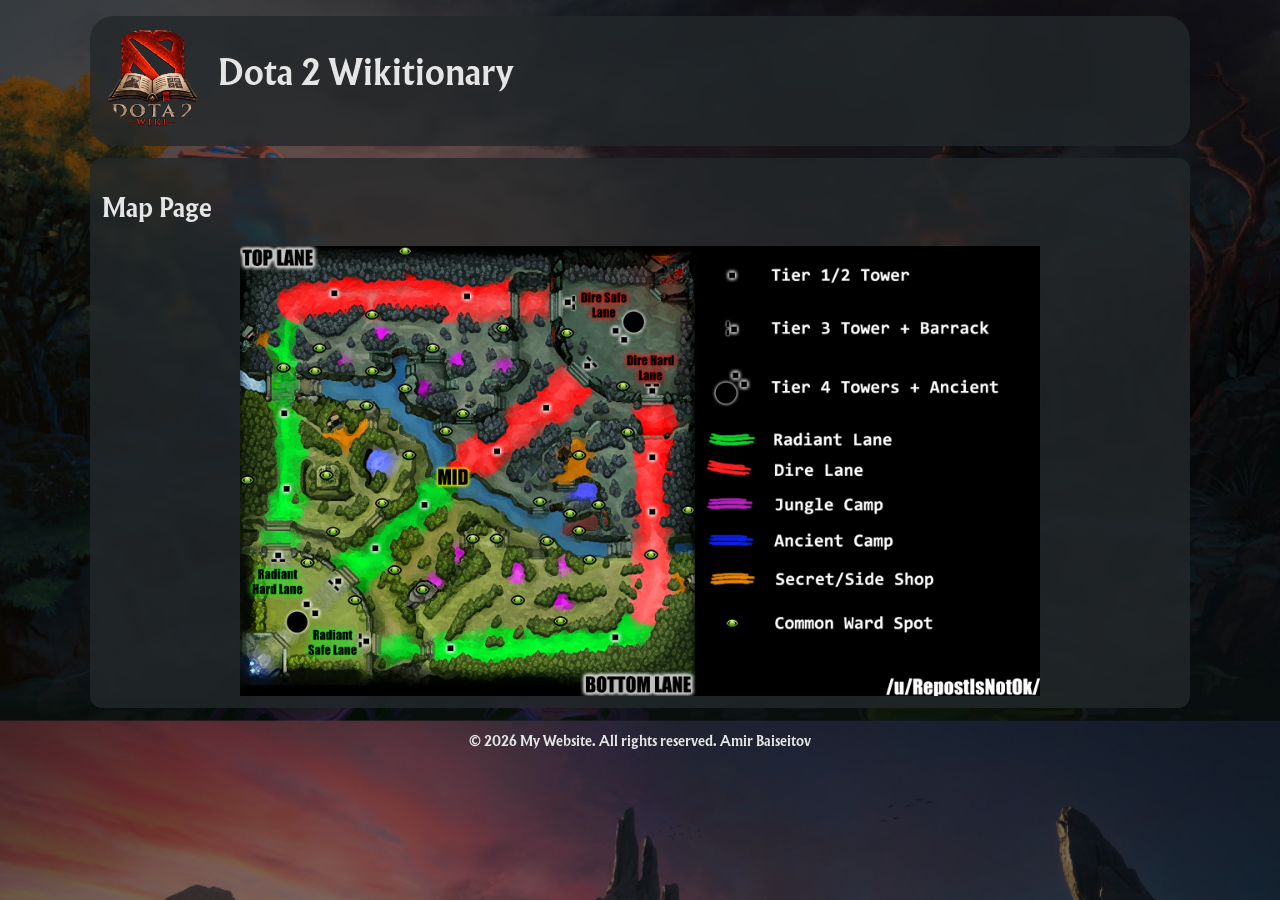
<file: map.html>
<!DOCTYPE html>
<html>
<head>
    <!-- Created by Amir Baiseitov SE-2505 AITU Student, @Chilly_25 - Official Developer , Software Engineer and Designer of the website, https://github.com/ChillyEz -->
    <title>Map</title>
    <meta charset="UTF-8">
    <meta name="viewport" content="width=device-width, initial-scale=1.0">
    <link rel="stylesheet" href="styles.css">
    <link rel="icon" href="images/icon.png">
    <script src="script.js" type="module"></script>
</head>
<body>
    <div class="page-shell">
<header>
        <a href="index.html" class="logo">
            <img src="images/icon.png" alt="Logo" class="logo"></img>
        </a>
        <div class="logo"><h1>Dota 2 Wikitionary</h1></div>
</header>

<div class="overlay"></div>
    <aside>
        <h2>Sidebar</h2>
        <nav class="navbar">
            <div class="logo">Dota 2 Wikitionary</div>
            <a href="index.html">Home</a>
            <a href="heroes.html">Heroes</a>
            <a href="items.html">Items</a>
            <a href="map.html">Map</a>
            <a href="esports.html">Esports</a>
        </nav>
    </aside>

    <main>
        <h2>Map Page</h2>
        <div class="map-container">
        <img id="dota2-map" src="images/dota2_map.png" alt="Dota 2 Map" class="map-image">
        </div>
    </main>
<footer>
    <p>&copy; 2026 My Website. All rights reserved. Amir Baiseitov</p>
</footer>
</div>




</html>
</file>
<file: styles.css>
@font-face {
    font-family: "DotaFont";
    src: url("fonts/Reaver-Bold.woff");
}

@font-face {
    font-family: "DotaFont2";
    src: url("fonts/Reaver-SemiBold.woff");
}

:root {
    --primary-color: #e5e5e5 !important; 
    --secondary-color: #121212 !important;
    --font-family: "DotaFont", sans-serif;
    --font-family-2: "DotaFont2", sans-serif;
    --container-max-width: 1100px;
    --background: url(images/background/background.png);
    --block-background: url(images/seamless-pattern-carbon-weave-texture-260nw-1229331478.png);
    
    /* Backgrounds */
    --color-background-main: 25, 25, 25;
    --color-background-panel: 36, 40, 43;
    --color-background-panel-light: 45, 49, 52;

    /* Borders */
    --color-border-dark: 18, 20, 22;
    --color-border: 85, 87, 89;

    /* Dota accents */
    --color-accent-red: 157, 48, 29;
    --color-accent-red-dark: 93, 20, 18;
    --color-accent-green: 41, 76, 14;
    --color-accent-blue: 46, 75, 96;
    --color-accent-gold: 155, 87, 29;

    /* --------------TEST SITE TEXT------------  */

    --color-text-main: 220, 220, 220;
    --color-text-secondary: 145, 150, 160;
    --color-text-muted: 100, 110, 120;

    --color-text-green: 165, 205, 75;
    --color-text-blue: 80, 175, 230;
    --color-text-gold: 210, 160, 55;






    /* ---------------------------------------- */

    /* -----------TEST ITEM GRID----------- */

    /* Primary TEXT */
    --color-text-primary: 220, 220, 220;

    /*  Secondary TEXT */
    --color-text-secondary: 145, 150, 160;

    /* muted TEXT */
    --color-text-muted: 105, 110, 120;

    /* Values of attributes */
    --color-value: 225, 225, 225;

    /* Gold / cost */
    --color-gold: 210, 150, 45;

    /* active ability background */
    --color-active-background: 55, 55, 105;

    /* text of active ability */
    --color-active-text: 210, 210, 225;

    /* active ability accent */
    --color-active-accent: 45, 170, 210;

    /* passive ability background */
    --color-passive-background: 45, 48, 50;

    /* passive ability text */
    --color-passive-text: 215, 215, 215;

    /* accent passive ability */
    --color-passive-accent: 70, 150, 35;

    /* Lore */
    --color-lore: 145, 145, 145;

    /* Close button */
    --color-close: 190, 190, 190;

    /* Close button hover */
    --color-close-hover: 230, 80, 65;

    /* ---------------------------------------- */

    /* Spaces, padding, margin etc */
    --radius: 12px;
    --radius-x2: 24px;
    --space-1: 8px;
    --space-2: 12px;
    --space-3: 16px;
    --space-4: 24px;
}

.page-shell {
    display: grid;
    grid-template-rows: auto 1fr auto;
    grid-template-columns: 1fr;
    grid-template-areas: 
        "header"
        "main"
        "footer";
    gap: var(--space-2);
    width: calc(100% - 3rem);
    max-width: var(--container-max-width);
    min-width: 0;
    margin: 1rem auto;
}

* {
  box-sizing: border-box;
}


header {
    display: flex;
    align-items: flex-start;
    grid-area: header;

    background-color: rgba(var(--color-background-panel), 0.8);
    padding: var(--space-2);
    gap: var(--space-3);

    border-radius: var(--radius-x2);
    backdrop-filter: blur(3px);
}

@media (max-width: 991.98px) {
    header {
        flex-wrap: wrap;
    }

    .site-brand {
        width: 100%;
    }

    .bootstrap-navbar {
        flex-basis: 100%;
        width: 100%;
    }
}
@media (max-width: 991.98px) {
    .navbar-nav {
        width: 100%;
    }

    .navbar-nav .nav-item {
        width: 100%;
    }
}
.site-brand {
    display: flex;
    align-items: center;
    min-width: 0;
    flex: 1 1 auto;
}

#site-name {
    flex: 1 1 0;
    min-width: 0;
    margin: 0;
    white-space: normal;
    overflow-wrap: break-word;
}



a img.logo {
    width: 100px;
    height: 100px;
    border-radius: 50%;
}


/* 
.navbar a{
    color : #e5e5e5;
    text-align: center;
    font-size: large;
    padding-block: 10px;
    text-decoration: none;
} */

.navbar a:hover {
    transition: scale 0.3s ease-in-out;
    box-shadow: 0 0 10px rgb(var(--color-text-green));
    scale: 1.05;
    color: rgb(var(--color-text-green), 0.75);    
}


aside {
    display: none !important; 
    text-align: center;
    position: sticky;
    width: 220px;
    grid-area: aside;
    margin-right: var(--space-2);
    padding: var(--space-2);
    top: 16px;
    background-color: rgba(var(--color-background-panel), 0.8);
    border-radius: var(--radius);
    backdrop-filter: blur(3px);
}
/* 
@media (max-width: 768px) {
  .page-shell {
    grid-template-columns: 1ft;
  }
   */
 
/* }

@media (max-width: 768px) {
  aside {
    width: 110px;
    margin-right: var(--space-1);
  }
  }
   */

aside::before {
    content:"";
    position: absolute;
    display: block;
    inset: 0;
    z-index: -1;
}

aside a {
    margin-top: 0;
    font-family: var(--font-family-2);
    border-radius: 5px;
}


main {
    grid-area: main;
    padding: var(--space-2);
    position: relative;
    background-color: rgba(var(--color-background-panel), 0.8);
    backdrop-filter: blur(3px);
    border-radius: var(--radius);
    min-width: 0;
}

body { 
    background-color: #121212;
    color: #e5e5e5;
    background-image: var(--background);
    background-size: cover;
    background-position: center top;
    font-family: var(--font-family);
    margin: 0;
    line-height: 1.5;
    
}

.overlay {
    position: fixed;
    top: 0;
    left: 0;
    width: 100%;
    height: 100%;
    background-color: rgba(0, 0, 0, 0.5);
    z-index: -1;
}

footer {
    grid-area: footer;
    text-align: center;
}
footer p {
    margin: 0;
    padding: var(--space-2);
    font-size: small;
    font-weight: small;
}

#dota2-map {
    max-width: 100%;
    display: block;
    height: auto;
}
.map-container {
    position: relative;
    width: 100%;
    max-width: 800px;
    margin: 0 auto;
}


.esports-table {
    width: 100%;
    border-collapse: collapse;
}

td, th {
    border: 1px solid rgb(var(--color-border));
    margin-top: 20px;
    text-align: center;
    transition: all 0.3s ease-in-out;
}

tr {
    border: 1px solid rgb(var(--color-border));
    margin-top: 20px;
    text-align: center;
    transition: all 0.3s ease-in-out;
}

tr:hover {
    scale: 1.05;    
    background-color: rgba(92, 245, 54, 0.678);
    background-blend-mode:difference;
    box-shadow: 0 0 15px var(--color-accent-green);
}

/* td:hover ,th:hover{
    scale: 1.05;
    background-color: rgba(255, 69, 0, 0.60);
    background-blend-mode:difference;
    box-shadow: 0 0 10px #2bff00
} */

.item-grid {
    gap: var(--space-3);
    padding: var(--space-2);
    display: flex;
    align-items: stretch;
    justify-content: center;
    flex-wrap: wrap;
    overflow: visible;
}

.item-card {
    width: 250px;
    min-height: 320px;
    background-color: rgb(var(--color-background-panel));
    border : 1px solid rgb(var(--color-border-dark));
    padding: var(--space-2);
    text-align: center;
    transition: transform 0.2s ease, box-shadow 0.2s ease;
    position: relative;
    z-index: 1;
}

.item-name {
    min-height: 54px;
    margin: 0;
    display: flex;
    align-items: center;
    justify-content: center;
    color: rgb(var(--color-text-primary));
}

.item-image {
    margin: var(--space-2) 0;
}

.item-image img {
    width: 96px;
    height: 96px;
    object-fit: cover;
    display: block;
    margin: 0 auto;
    border: 1px solid rgb(var(--color-border));
}

.item-card:hover {
    transform: translateY(-4px);
    background-color: rgb(var(--color-background-panel-light));
    box-shadow: 0 5px 15px rgba(0, 0, 0, 0.6);  
}

.item-discription {
    visibility: hidden;
    position: absolute;
    font-size: small;
    transition: opacity 0.3s ease-in-out;
    display: flex;
}

.item-card:hover .item-discription {
        font-family: var(--font-family-2);
        font-size: 13px;
        visibility: visible;
        color: rgb(var(--color-text-secondary));
}

.item-basic{
    height: 100%;
    display: flex;
    flex-direction: column;
}

.item-description{
    color: rgb(var(--color-text-secondary));
}

.item-button {
    margin-top: auto;
    transition: transform 0.15s ease, box-shadow 0.15s ease;
}
.item-button:hover {
    transform: translateY(-2px);
    box-shadow: 0 4px 10px rgba(0, 0, 0, 0.4);
}
.item-button:active {
    transform: translateY(0);
    box-shadow: none;
}

.item-details {
    position: absolute;
    left: 0;
    top: calc(100% + 10px);
    width: 330px;
    padding: var(--space-2);
    background:linear-gradient(rgba(var(--color-background-panel-light), 0.98),rgba(var(--color-background-main), 0.98));
    border: 1px solid rgb(var(--color-border-dark));
    border-left: 3px solid rgb(var(--color-accent-gold));
    box-shadow:0 8px 25px rgba(0, 0, 0, 0.75);
    text-align: left;
    display: none;
}

.item-card.details-open {
    z-index: 1000;
}

.item-card.details-open .item-details {
    z-index: 1000;
    display: block;
    margin-bottom: 350px;
}

.item-details-header {
    display: flex;
    justify-content: space-between;
    align-items: center;
    padding-bottom: var(--space-1);
    border-bottom: 1px solid rgb(var(--color-border));
}

.item-details-header h3 {
    margin: 0;
    font-size: 18px;
}

.item-cost {
    display: flex;
    margin-top: 4px;
    color: rgb(var(--color-gold));
    font-weight: bold;
    align-items: center;
}

.item-cost img{
    width: 24px;
    height: 24px;
    object-fit: contain;
}

.stat-name {
    color: rgb(var(--color-text-secondary));
}

.stat-value{
    color: rgb(var(--color-value));
}

.close-item {
    width: 25px;
    height: 25px;
    padding: 0;
    color: rgb(var(--color-text-secondary));
    background: transparent;
    border: none;
    font-size: 20px;
    cursor: pointer;
}

.close-item:hover {
    color: rgb(var(--color-accent-red));
}

.close-item {
    width: 25px;
    height: 25px;
    padding: 0;
    color: rgb(var(--color-text-secondary));
    background: transparent;
    border: none;
    font-size: 20px;
    cursor: pointer;
}

.close-item:hover {
    color: rgb(var(--color-accent-red));
}

.item-stats {
    padding: var(--space-2) 0;
}

.item-stats p {
    margin: 2px 0;
    color: rgb(var(--color-text-main));
    font-family: var(--font-family-2);
    font-size: 14px;
}

.item-ability {
    margin-top: var(--space-2);
    padding: var(--space-2);
    background-color:rgba(var(--color-background-panel-light), 0.8);
    border-left: 3px solid rgb(var(--color-accent-blue));
}

.item-ability h4 {
    margin: 0 0 var(--space-1);
    color: rgb(var(--color-text-main));
    font-size: 14px;
}

.item-ability p {
    margin: var(--space-1) 0;
    color: rgb(var(--color-text-secondary));
    font-family: var(--font-family-2);
    font-size: 13px;
}

.item-ability {
    margin-top: var(--space-2);
    padding: var(--space-2);
    background-color:rgba(var(--color-background-panel-light), 0.8);
    border-left: 3px solid rgb(var(--color-accent-blue));
}

.item-ability h4 {
    margin: 0 0 var(--space-1);
    color: rgb(var(--color-text-main));
    font-size: 14px;
}

.item-ability p {
    margin: var(--space-1) 0;
    color: rgb(var(--color-text-secondary));
    font-family: var(--font-family-2);
    font-size: 13px!important;
}

/* Active ability */
.active-ability {
    background-color: rgb(var(--color-active-background));
    border-left: 3px solid rgb(var(--color-active-accent));
}

.active-ability h4 {
    color: rgb(var(--color-active-text));
}

.active-ability p {
    color: rgb(var(--color-text-secondary));
}

.active-ability p strong{
    color: rgb(var(--color-text-primary));
}

/* PASSIVE */
.passive-ability {
    background-color: rgb(var(--color-passive-background));
    border-left: 3px solid rgb(var(--color-passive-accent));
}

.passive-ability h4 {
    color: rgb(var(--color-passive-text));
}

.passive-ability p {
    color: rgb(var(--color-text-secondary));
}

.passive-ability p strong{
    color: rgb(var(--color-passive-text));
}
.item-lore {
    margin-top: var(--space-3);
    padding: var(--space-2);
    color: rgb(var(--color-lore));
    font-family: var(--font-family-2);
    font-size: 12px !important; 
    font-style: italic;
    border-top: 1px solid rgb(var(--color-border-dark));
}






.contact-form {
    display: flex;
    flex-direction: column;
    gap: var(--space-2);
    max-width: 400px;
    margin: var(--space-4) auto;
    padding: var(--space-4);
    background: linear-gradient(rgba(var(--color-background-panel-light), 0.92), rgba(var(--color-background-panel), 0.92));
    border: 1px solid rgb(var(--color-border));
    border-top: 2px solid rgb(var(--color-accent-gold));
    border-radius: 2px;
}

.contact-form input, .contact-form select, .contact-form textarea {
    padding: var(--space-2);
    border: 1px solid rgb(var(--color-border));
    border-radius: 2px;
    background-color: rgba(var(--color-background-panel), 0.8);
    color: var(--primary-color);
}

.contact-form button {
    margin-top: var(--space-2);
    padding: 11px 20px;
    font-size: 15px;
    color: rgb(var(--color-text-main));
    background:linear-gradient(rgb(var(--color-accent-red)),rgb(var(--color-accent-red-dark)));
    border: 1px solid rgb(var(--color-accent-red-dark));
    border-radius: 2px;
    cursor: pointer;
    transition: background-color 0.2s, transform 0.1s;
}

.contact-form input:focus,
.contact-form select:focus,
.contact-form textarea:focus {
    background-color: rgba(var(--color-background-panel-light), 0.95);
    border-color: rgb(var(--color-accent-red));
}


.contact-form button:hover {
    background: linear-gradient(rgb(var(--color-accent-red)),rgb(var(--color-accent-red)));
}

.contact-form button:active {
    transform: translateY(1px);
}

.contact-form label {
    font-size: 14px;
    color: rgb(var(--color-text-main));
}


-------
.attribute-title {
    display: flex;
    align-items: center;
    gap: 10px;
}

.attribute-title img {
    width: 30px;
    height: 30px;
    object-fit: contain;
}
    
.hero-gallery {
    display: grid;
    
    grid-template-columns: repeat(auto-fill, minmax(150px, 1fr));
    gap: var(--space-3);
    padding: var(--space-2);
}

.hero-card {
    width: auto;
    position: relative;
    box-sizing: border-box;
    background-color: rgb(var(--color-background-panel));
    border: 1px solid rgb(var(--color-border-dark));
    transition: transform 0.2s ease, box-shadow 0.2s ease;
}

.hero-card img {
    width: 100%;
    height: auto;
    aspect-ratio: 16 / 9;
    object-fit: cover;
    display: block;
}

.hero-card h4 {
    margin: 0;
    padding: 8px;
    text-align: center;
    color: rgb(var(--color-text-main));
}

.hero-card:hover {
    transform: translateY(-4px);
    box-shadow: 0 6px 15px rgba(0, 0, 0, 0.6);
}

.hero-caption {
    position: absolute;
    left: 0;
    right: 0;
    bottom: 0;
    padding: 8px;
    text-align: center;
    background-color: rgba(0, 0, 0, 0.8);
    color: rgb(var(--color-text-main));
    opacity: 0;
    transition: opacity 0.2s ease;
}

.hero-card:hover .hero-caption {
    opacity: 1;
}

.hero-filters {
    display: flex;
    flex-direction: column;
    align-items: center;
    gap: 15px;
    margin: 20px 0;
    padding: 12px;
    /* background: rgb(var(--color-background-panel-light))); */
    border: 1px solid rgb(var(--color-border));
    border-left: 3px solid rgb(var(--color-accent-red));
    box-shadow: 0 4px 12px rgba(0, 0, 0, 0.5);
}

.select-filters {
    display: flex;
    gap: 10px;
}

.filter-button-section h4 {
    margin-bottom: 8px;
}

.roles-buttons {
    display: grid;
    grid-template-columns: repeat(5, max-content);
    gap: 5px;
}

@media (max-width: 576px) {

    .select-filters {
        flex-direction: column;
    }

    .roles-buttons {
        grid-template-columns: repeat(3, 1fr);
    }

}

#hero-search {
    width: 280px;
    height: 38px;

    box-sizing: border-box;
    padding: 0 12px;

    background-color: rgb(var(--color-background-panel));
    color: rgb(var(--color-text-main));

    border: 1px solid rgb(var(--color-border));
    outline: none;

    font-family: var(--font-family);
    font-size: 14px;

    transition: border-color 0.2s ease, box-shadow 0.2s ease;
}

#hero-search::placeholder {
    color: rgb(var(--color-text-muted));
}

#hero-search:focus {
    border-color: rgb(var(--color-accent-gold));
    box-shadow: 0 0 6px rgba(var(--color-accent-gold), 0.35);
}

.hero-filters input {
    min-width: 0;
}
.hero-filters select {
    height: 38px;
    min-width: 0;
    padding: 0 32px 0 12px;

    background-color: rgb(var(--color-background-panel));
    color: rgb(var(--color-text-main));

    border: 1px solid rgb(var(--color-border));

    font-family: var(--font-family);
    font-size: 14px;

    cursor: pointer;
    outline: none;

    transition: border-color 0.2s ease, box-shadow 0.2s ease;
}

.hero-filters select:hover {
    border-color: rgb(var(--color-accent-red));
}

.hero-filters select:focus {
    border-color: rgb(var(--color-accent-gold));
    box-shadow: 0 0 6px rgba(var(--color-accent-gold), 0.35);
}

main p {
    font-size: 22px;
}

@media (max-width: 992px) {
    main p {
        font-size: 16px !important;
    }
}

@media (max-width: 768px) {
    main p {
        font-size: 14px !important;
    }
}

main h3{
    font-size: 30px;
    text-align: center;
}

.Attributes-grid {
    display: grid;
    grid-template-columns: repeat(3, 1fr);
    gap: var(--space-2);
}

/* Tablet */
@media (max-width: 768px) {
    .Attributes-grid {
        grid-template-columns: repeat(2, 1fr);
    }
}

/* Mobile */
@media (max-width: 576px) {
    .Attributes-grid {
        grid-template-columns: 1fr;
    }

    main p {
        font-size: 12px !important;
    }
}

main article {
    display: flex;
    flex-direction: column;
    align-items: center;
    text-align: center;
}
main article img {
    height: 200px;
    object-fit: contain;
    align-self: center;
}

.site-brand {
    display: flex;
    align-items: center;
    gap: 15px;
    flex-shrink: 0;
}

.logo-image {
    width: 60px;
    height: 60px;
}

.site-title {
    margin: 0;  
}


.carousel-item img {
    max-height: 500px;
    object-fit: contain;
}

.card img{
    max-height:180px;
    object-fit: contain;
}

.roles-buttons {
    display: grid;
    grid-template-columns: repeat(5, max-content);
    gap: 5px;
}
@media (max-width: 576px) {
    .roles-buttons {
        grid-template-columns: repeat(3, 1fr);
    }
}

.contact-form .form-check {
    display: flex;
    align-items: center;
    gap: 8px;
    padding-left: 0;
    margin-bottom: 8px;
}

.contact-form .form-check-input {
    position: static;
    margin: 0;
    flex-shrink: 0;
}

.contact-form .form-check-label {
    margin: 0;
    padding: 0;
    line-height: 1.2;
    color: rgb(var(--color-text-main));
}

.contact-form input::placeholder,
.contact-form textarea::placeholder {
    color: #aaa;
    opacity: 1;
}

.contact-form input::placeholder,
.contact-form textarea::placeholder {
    color: #888;
    opacity: 1;
}
</file>
